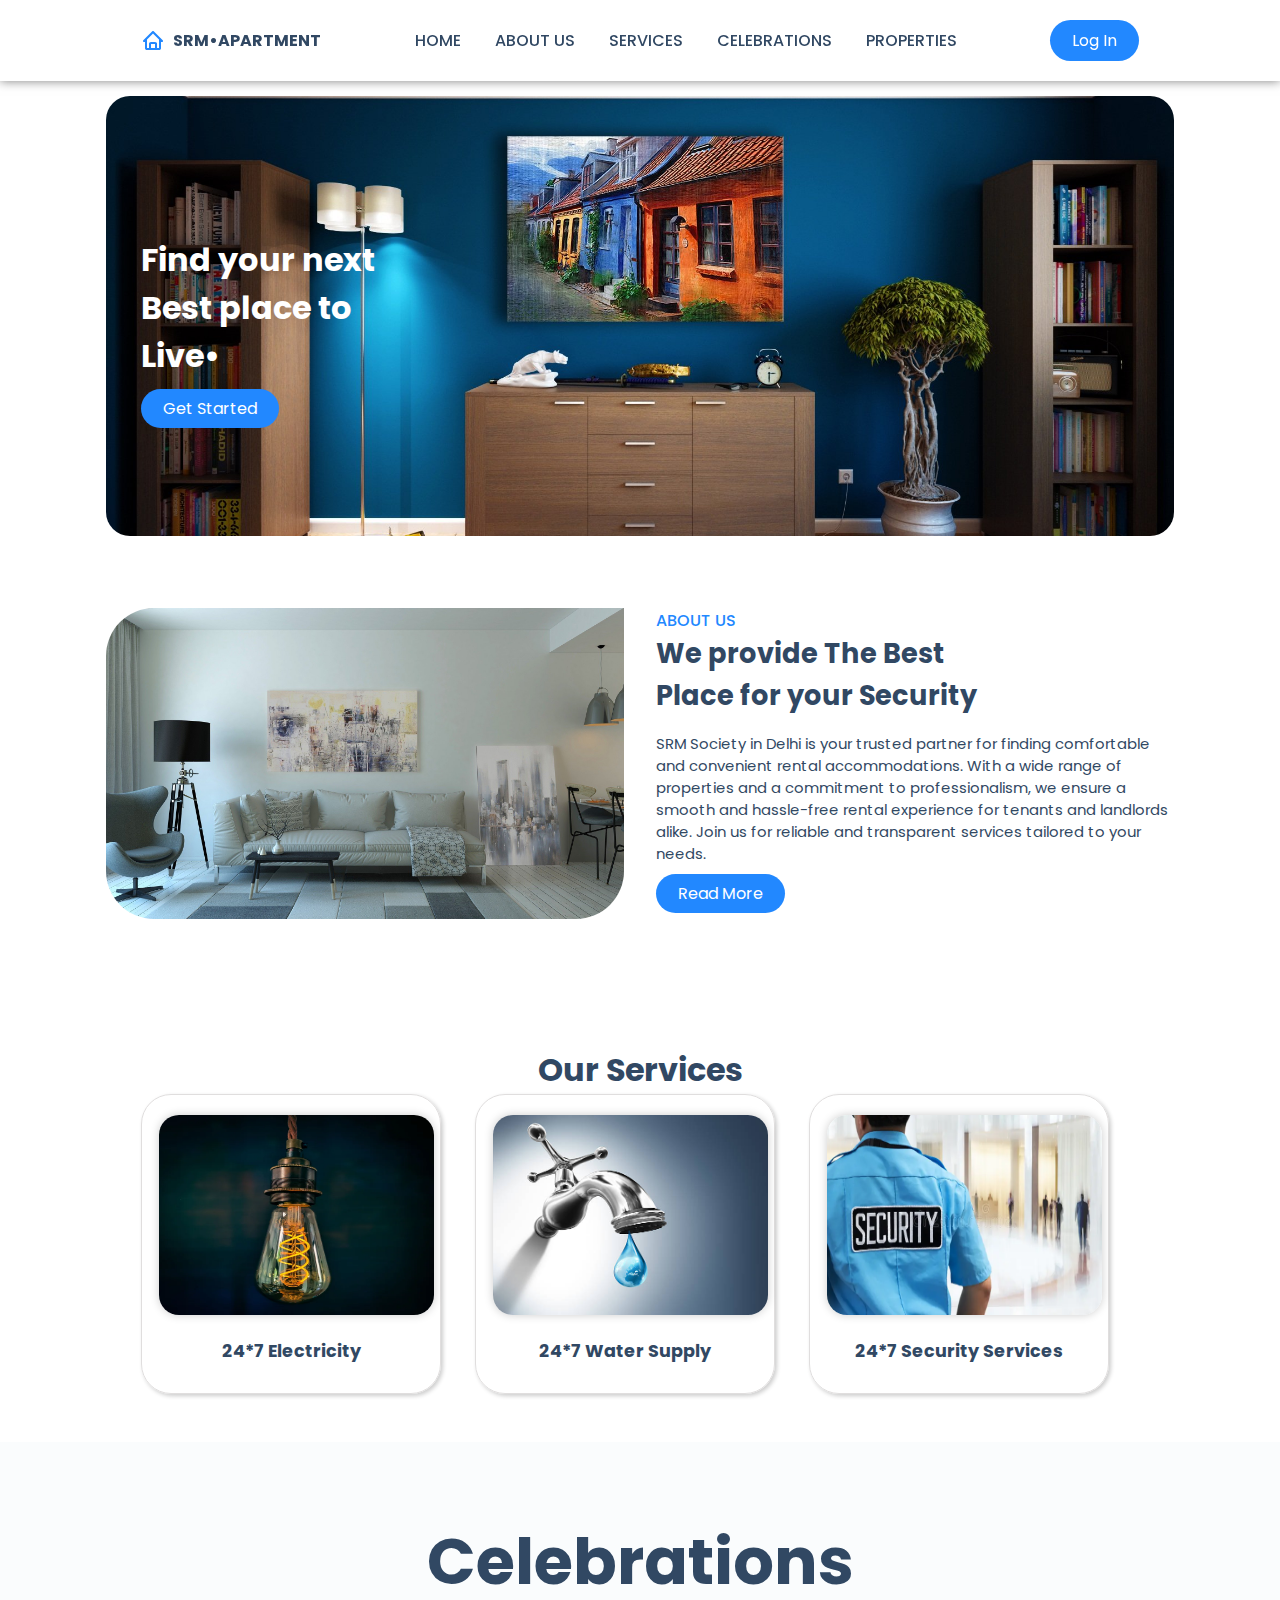
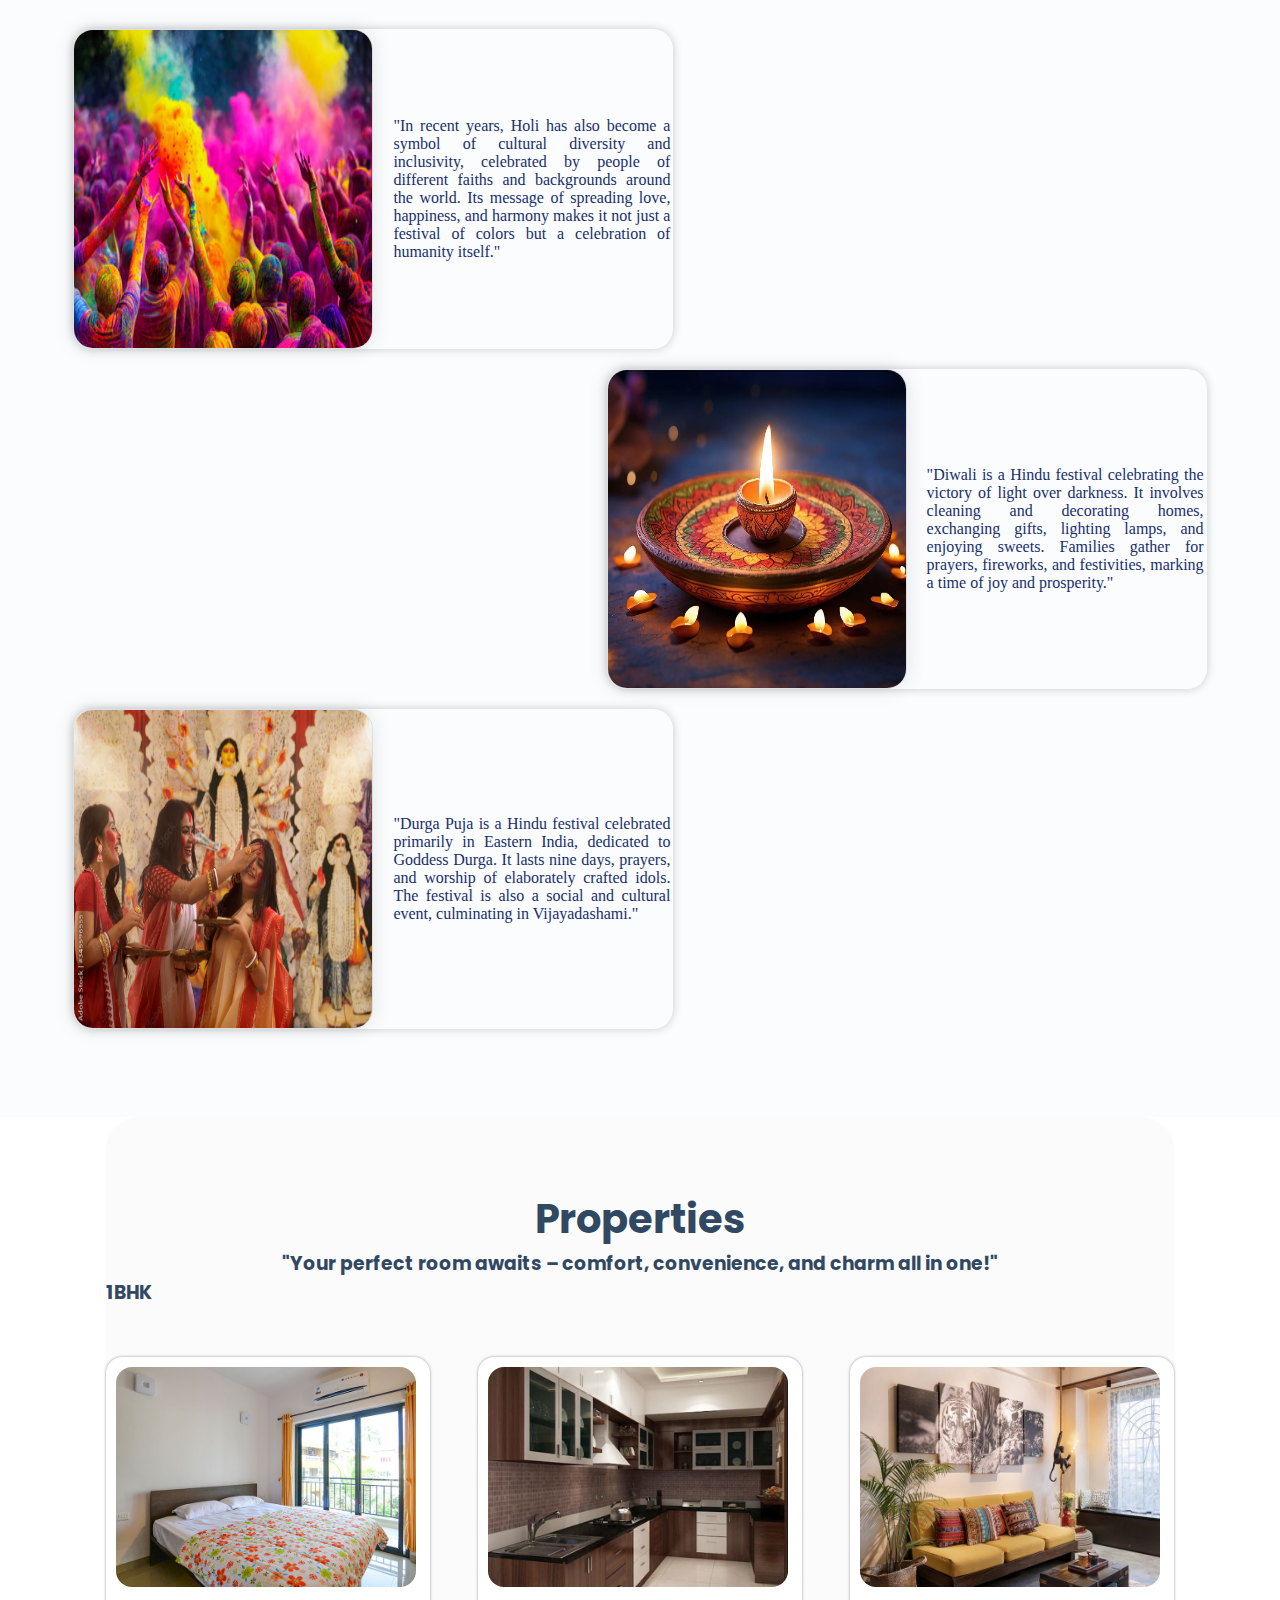
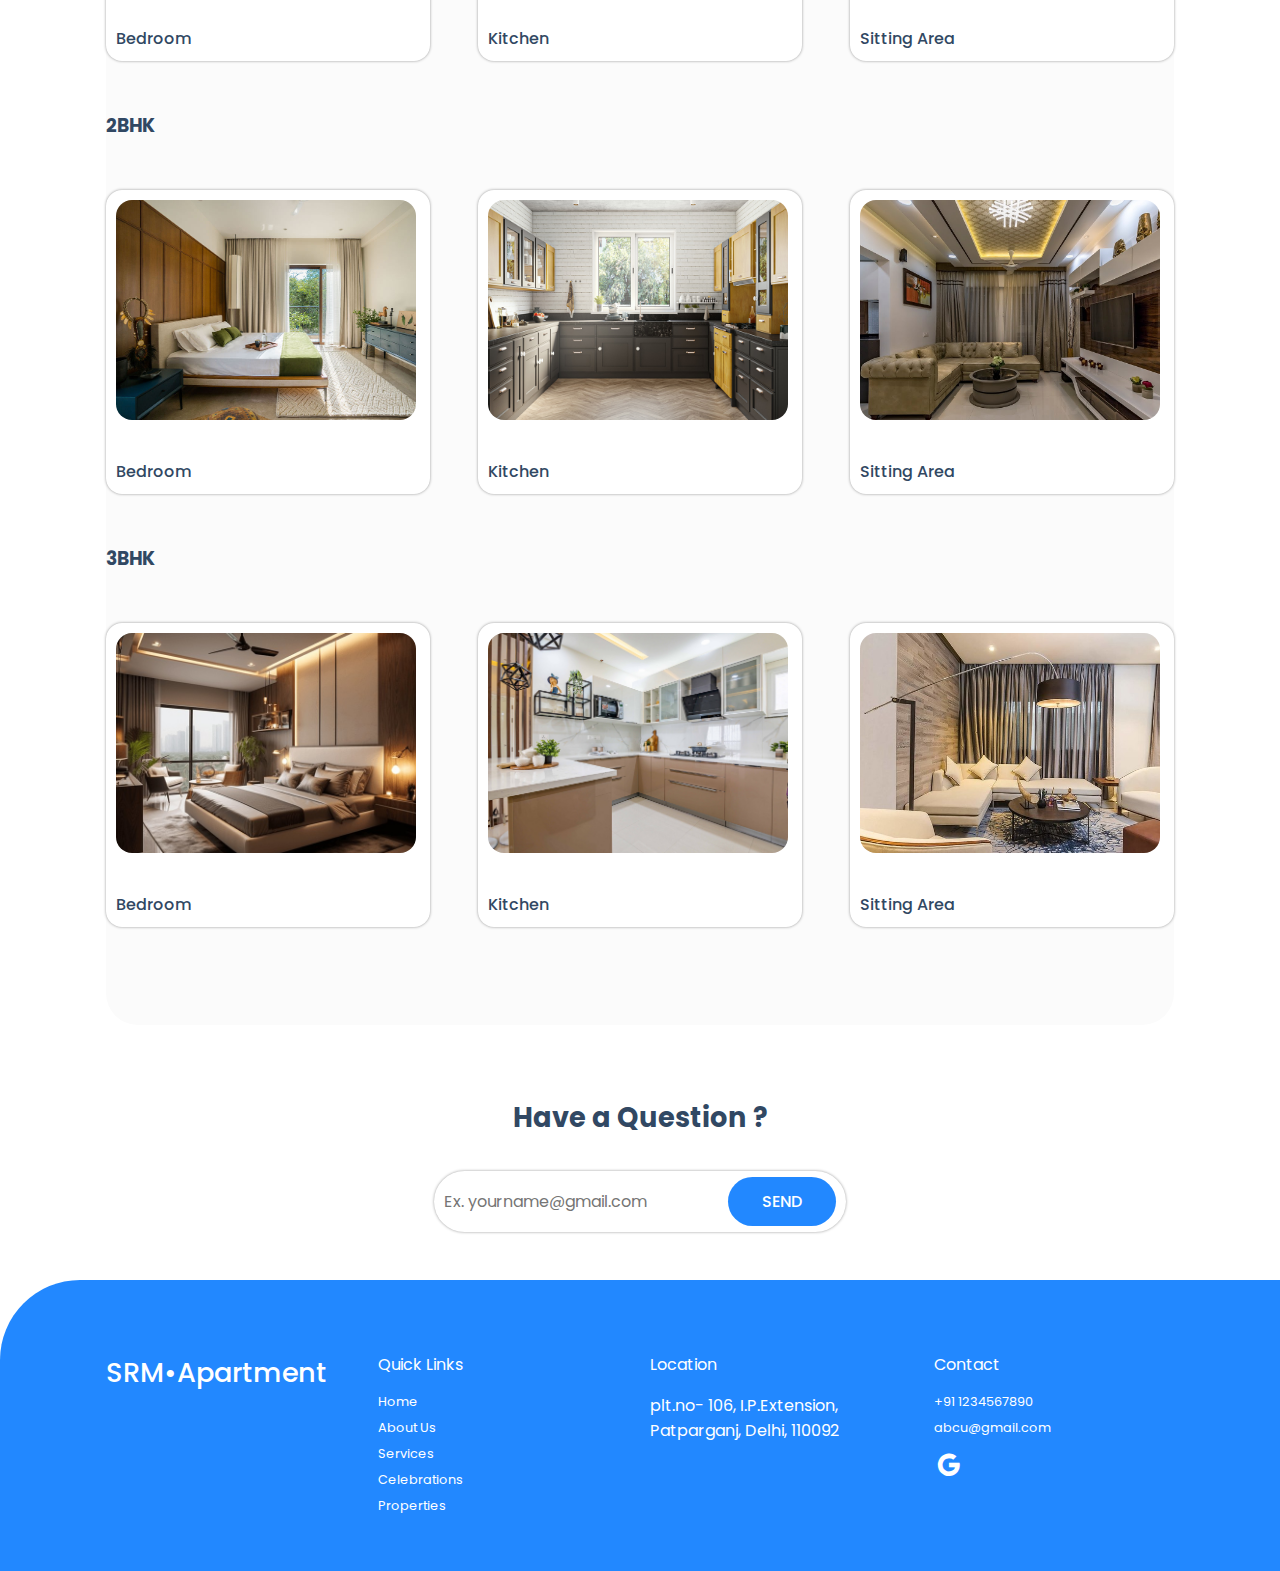
<file: index.html>
<!DOCTYPE html>
<html lang="en">
  <head>
    <meta charset="UTF-8" />
    <meta http-equiv="X-UA-Compatible" content="IE=edge" />
    <meta name="viewport" content="width=device-width, initial-scale=1.0" />
    <title>SRM socity</title>
    <!-- Custom CSS -->
    <link rel="stylesheet" href="style.css" />
    <!-- Icons -->
    <link
      rel="stylesheet"
      href="https://cdn.jsdelivr.net/npm/boxicons@latest/css/boxicons.min.css"
    />
  </head>
  <body>
    <!-- NAVIGATION BAR -->
    <header>
      <div class="nav container">
        <a href="index.html" class="logo"><i class="bx bx-home"></i>SRM&bull;Apartment</a>
        <input type="checkbox" name="" id="menu" />
        <label for="menu" class="bx bx-menu" id="menu-icon"></label>
        <ul class="navbar">
          <li><a href="#home">Home</a></li>
          <li><a href="#about">About Us</a></li>
          <li><a href="#services">Services</a></li>
          <li><a href="#Celibrations">Celebrations</a></li>
          <li><a href="#prop">Properties</a></li>
        </ul>
        <a href="login.html" class="btn">Log In</a>
      </div>
    </header>

    <!-- HOME SECTION -->
    <section class="home container" id="home">
      <div class="home-text">
        <h1>Find your next<br />Best place to<br />Live&bull;</h1>
        <a href="register.html" class="btn">Get Started</a>
      </div>
    </section>

    <!-- ABOUT SECTION -->
    <section class="about container" id="about">
      <div class="about-img">
        <img src="home.jpg" alt="" />
      </div>
      <div class="about-text">
        <span>About Us</span>
        <h2>We provide The Best <br />Place for your Security</h2>
        <p>
          SRM Society in Delhi is your trusted partner
           for finding comfortable and convenient rental accommodations.
            With a wide range of properties and a commitment to professionalism,
             we ensure a smooth and hassle-free rental experience for tenants 
             and landlords alike. Join us for reliable and transparent services 
             tailored to your needs.
        </p>
        <a href="" class="btn">Read More</a>
      </div>
    </section>

      <!-- Service boxes here -->
      <section class="service container" id="services">
        <div class="main">
        <h1 class="section-heading">Our Services</h1>
        <div class="box1">
            <div class="box">
                <img src="balb1.jpg" alt="Service Image 1">
                <div class="content">
                    <h3>24*7 Electricity</h3>
                </div>
            </div>
        </div>
    
        <div class="box1">
            <div class="box">
                <img src="water.jpg" alt="Water Image 1">
                <div class="content">
                    <h3>24*7 Water Supply</h3>
                    
                </div>
            </div>
        </div>
        <div class="box1">
            <div class="box">
                <img src="security.jpg" alt="Service Image 1">
                <div class="content">
                    <h3>24*7 Security Services</h3>
                    
                </div>
            </div>
        </div>
        </div>
    </section>


    <!-- Our celebrations boxes here -->
  </section>
  <section id="Celibrations">
    <h1 class="exp1">
        <span>
            <h1>Celebrations</h1>
        </span>
    </h1>
    <div class="ead">
        <div class="ead1">
            <img src="holi.jpg" alt="holi">
            <div class="image-caption">
                <p>"In recent years, Holi has also become a symbol of cultural
                  diversity and inclusivity, celebrated by people of different 
                  faiths and backgrounds around the world. Its message of spreading love,
                   happiness, and harmony makes it not just a festival of colors but a celebration 
                   of humanity itself."</p>
            </div>
        </div>
        <div class="ead1">
          <img src="diya.jpg" alt="holi">
          <div class="image-caption">
              <p>"Diwali is a Hindu festival celebrating the victory of light over darkness. 
                It involves cleaning and decorating homes, exchanging gifts, lighting lamps,
                and enjoying sweets. Families gather for prayers, fireworks, and festivities,
                 marking a time of joy and prosperity."</p>
          </div>
        </div>
        <div class="ead1">
          <img src="durga.jpg" alt="holi">
          <div class="image-caption">
              <p>"Durga Puja is a Hindu festival celebrated primarily in Eastern India, 
                dedicated to Goddess Durga. It lasts nine days, prayers, 
                and worship of elaborately crafted idols. The festival is also a social and cultural event,
                 culminating in Vijayadashami."</p>
          </div>
        </div>
    </div>
</section>

    


    


    <!-- PROPERTIES SECTION -->
    <section class="prop container" id="prop">
      <div class="heading">
        <h1>Properties</h1>
        <h3>
          "Your perfect room awaits – comfort, convenience, and charm all in one!"
        </h3>
      </div>
      <div class="one">
        <h3>1BHK</h3>
      <div class="prop-cont container">
        <div class="box">
          <img src="one-bhk-bedroom.jpg" alt="" />
          <div class="content">
            <div class="text">
              <h3>Bedroom</h3>
            </div>
          </div>
        </div>

        <div class="box">
          <img src="one-kitchen.jpg" alt="" />

          <div class="content">
            <div class="text">
              <h3>Kitchen</h3>
            </div>
          </div>
        </div>

        <div class="box">
          <img src="one-dining.jpg" alt="" />
          <div class="content">
            <div class="text">
              <h3>Sitting Area</h3>
            </div>
          </div>
        </div>
      </div>
      </div>
      <div class="one">
        <h3>2BHK</h3>
      <div class="prop-cont container">
        <div class="box">
          <img src="threeroom.jpg" alt="" />
          <div class="content">
            <div class="text">
              <h3>Bedroom</h3>
            </div>
          </div>
        </div>

        <div class="box">
          <img src="3kitchen.jpg" alt="" />

          <div class="content">
            <div class="text">
              <h3>Kitchen</h3>
            </div>
          </div>
        </div>

        <div class="box">
          <img src="twisit.jpg" alt="" />
          <div class="content">
            <div class="text">
              <h3>Sitting Area</h3>
            </div>
          </div>
        </div>
      </div>
      </div>
      <div class="one">
        <h3>3BHK</h3>
      <div class="prop-cont container">
        <div class="box">
          <img src="two-bedroom.jpg" alt="" />
          <div class="content">
            <div class="text">
              <h3>Bedroom</h3>
            </div>
          </div>
        </div>

        <div class="box">
          <img src="two-kitchen.jpg" alt="" />

          <div class="content">
            <div class="text">
              <h3>Kitchen</h3>
            </div>
          </div>
        </div>

        <div class="box">
          <img src="threesit.jpg" alt="" />
          <div class="content">
            <div class="text">
              <h3>Sitting Area</h3>
            </div>
          </div>
        </div>
      </div>
      </div>
    </section>

    <!-- NEWSLETTER SECTION -->
    <section class="newsletter container">
      <h2>Have a Question ?</h2>
      <form action="">
        <input
          type="email"
          name=""
          id="email-box"
          placeholder="Ex. yourname@gmail.com"
          required
        />
        <input type="submit" value="Send" class="btn" />
      </form>
    </section>

    <!-- FOOTER SECTION -->
    <section class="footer">
      <div class="foot-cont container">
        <h2>SRM&bull;Apartment</h2>
        <div class="footer-box">
          <h3>Quick Links</h3>
        <a href="#home">Home</a>
        <a href="#about">About Us</a>
        <a href="#services">Services</a>
        <a href="#Celibrations">Celebrations</a>
        <a href="#prop">Properties</a>
        </div>




<div class="footer-box">
          <h3>Location</h3>
          <p> plt.no- 106, I.P.Extension, Patparganj, Delhi, 110092</p>
        </div>

        <div class="footer-box">
          <h3>Contact</h3>
          <a href="#">+91 1234567890</a>
          <a href="#">abcu@gmail.com</a>
          <div class="social">
            <a href="https://www.google.com/maps/place/SRM+Apartment/@28.6319422,77.3082623,15.02z/data=!4m15!1m8!3m7!1s0x390ce4b54a3c737b:0xcbb817c0b91aec96!2sSRM+Apartment!8m2!3d28.6319422!4d77.3081819!10e1!16s%2Fg%2F1tfbr80j!3m5!1s0x390ce4b54a3c737b:0xcbb817c0b91aec96!8m2!3d28.6319422!4d77.3081819!16s%2Fg%2F1tfbr80j?entry=ttu"><i class="bx bxl-google"></i></a>
          </div>
        </div>
      </div>
    </section>
  </body>
</html>
</file>
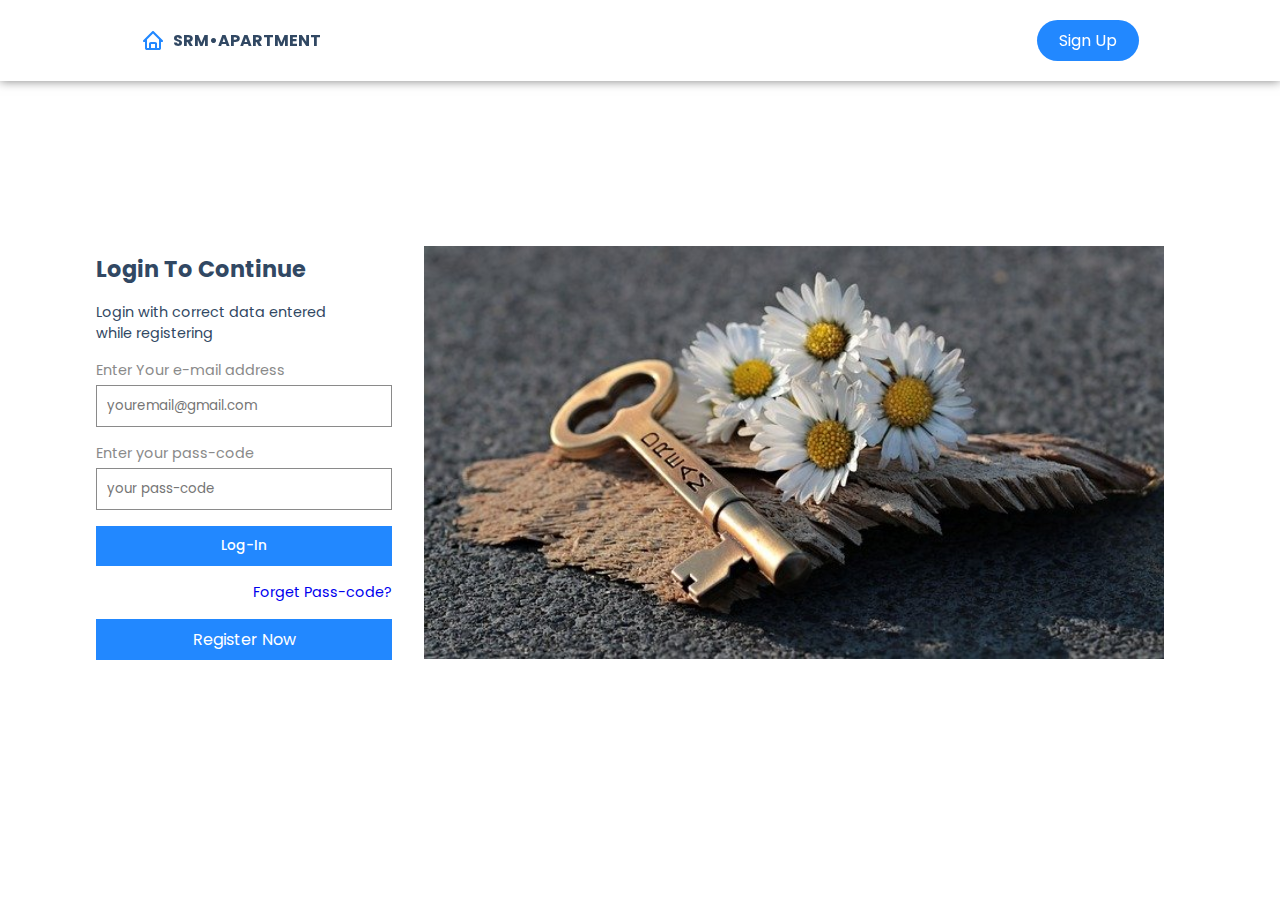
<file: login.html>
<!DOCTYPE html>
<html lang="en">
  <head>
    <meta charset="UTF-8" />
    <meta http-equiv="X-UA-Compatible" content="IE=edge" />
    <meta name="viewport" content="width=device-width, initial-scale=1.0" />
    <title>Login - Srm Apartment</title>
    <!-- Custom CSS -->
    <link rel="stylesheet" href="style.css" />
    <!-- Icons -->
    <link
      rel="stylesheet"
      href="https://cdn.jsdelivr.net/npm/boxicons@latest/css/boxicons.min.css"
    />
  </head>
  <body>
    <!-- NAVIGATION BAR -->
    <header>
      <div class="nav container">
        <a href="index.html" class="logo"
          ><i class="bx bx-home"></i>SRM&bull;Apartment</a
        >
        <a href="register.html" class="btn">Sign Up</a>
      </div>
    </header>

    <!-- LOG-IN SECTION -->
    <div class="login container">
      <div class="log-cont">
        <h2>Login To Continue</h2>
        <p>
          Login with correct data entered <br />
          while registering
        </p>
        <form action="index.html">
          <span>Enter Your e-mail address</span>
          <input
            type="email"
            name=""
            id=""
            placeholder="youremail@gmail.com"
            required
          />
          <span>Enter your pass-code</span>
          <input
            type="password"
            name=""
            id=""
            placeholder="your pass-code"
            required
          />
          <input type="submit" value="Log-In" class="button" />
          <a href="#">Forget Pass-code?</a>
        </form>
        <a href="register.html" class="btn">Register Now</a>
      </div>
      <div class="login-image">
        <img src="login3.jpg" alt="" />
      </div>
    </div>

    <!-- FOOTER SECTION -->
    <!-- <section class="footer">
      <div class="foot-cont container">
        <h2>H&bull;RENTAL</h2>
        <div class="footer-box">
          <h3>Quick Links</h3>
          <a href="index.html#home">Home</a>
          <a href="index.html#about">About Us</a>
          <a href="index.html#sales">Sales</a>
          <a href="index.html#prop">Properties</a>
        </div>

        <div class="footer-box">
          <h3>Location</h3>
          <a href="#">Goma</a>
          <a href="#">Bukavu</a>
          <a href="#">Bunia</a>
          <a href="#">Kisangani</a>
        </div>

        <div class="footer-box">
          <h3>Contact</h3>
          <a href="#">+243 992 984 499</a>
          <a href="#">chrissiku@gmail.com</a>
          <div class="social">
            <a href="#"><i class="bx bxl-facebook"></i></a>
            <a href="#"><i class="bx bxl-twitter"></i></a>
            <a href="#"><i class="bx bxl-instagram"></i></a>
          </div>
        </div>
      </div>
    </section> -->

    
  </body>
</html>
</file>
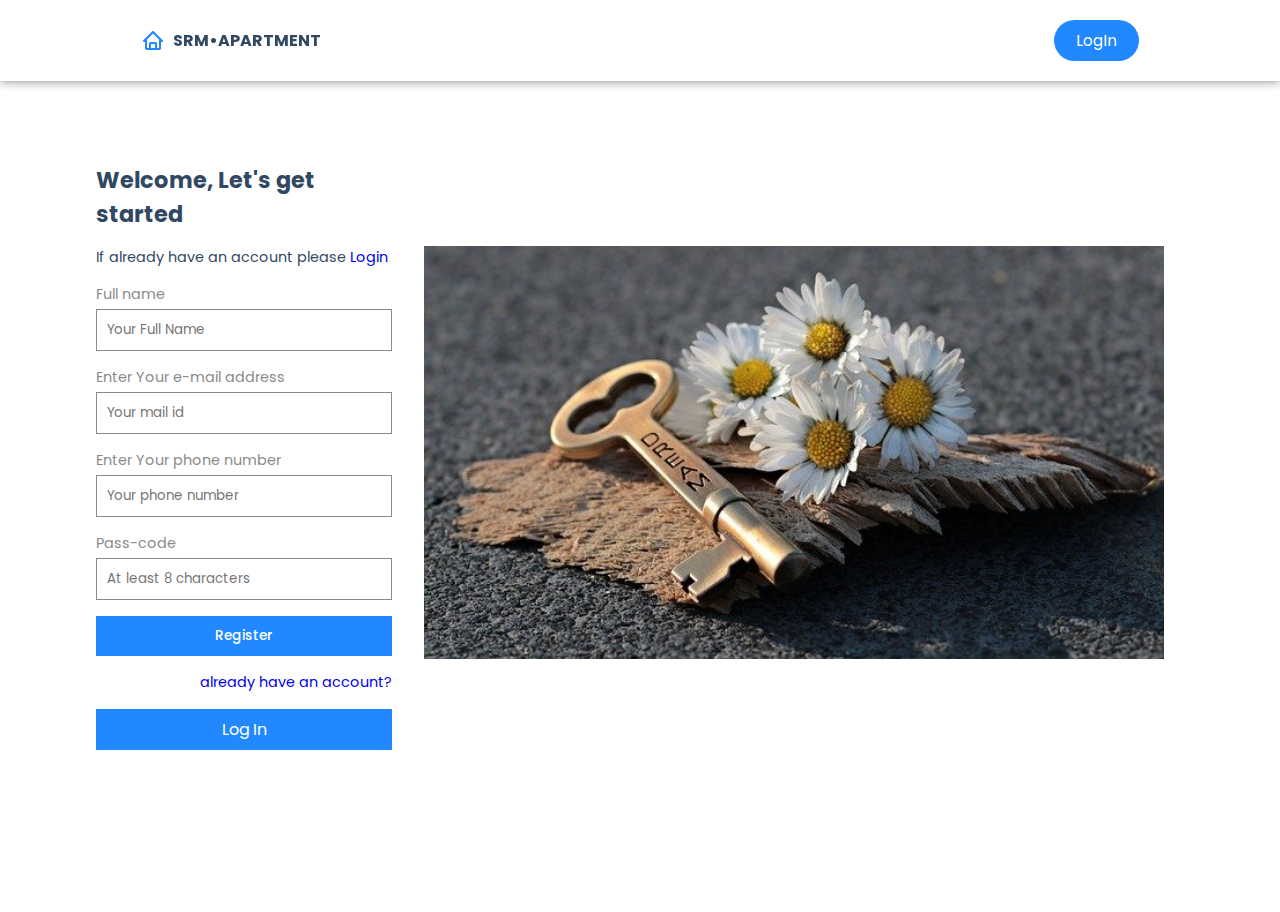
<file: register.html>
<!DOCTYPE html>
<html lang="en">
  <head>
    <meta charset="UTF-8" />
    <meta http-equiv="X-UA-Compatible" content="IE=edge" />
    <meta name="viewport" content="width=device-width, initial-scale=1.0" />
    <title>Registration</title>
    <!-- Custom CSS -->
    <link rel="stylesheet" href="style.css" />
    <!-- Icons -->
    <link
      rel="stylesheet"
      href="https://cdn.jsdelivr.net/npm/boxicons@latest/css/boxicons.min.css"
    />
  </head>
  <body>
    <!-- NAVIGATION BAR -->
    <header>
      <div class="nav container">
        <a href="index.html" class="logo"
          ><i class="bx bx-home"></i>srm&bull;Apartment</a
        >
        <a href="login.html" class="btn">LogIn</a>
      </div>
    </header>

    <!-- REGISTRATION SECTION -->
    <div class="login container">
      <div class="log-cont">
        <h2>Welcome, Let's get started</h2>
        <p>If already have an account please <a href="login.html">Login</a></p>
        <form action="index.html">
            
          <span>Full name</span>
          <input type="text" name="" id="" placeholder="Your Full Name" required/>

          <span>Enter Your e-mail address</span>
          <input type="email" name="" id="" placeholder="Your mail id" required/>

          <span>Enter Your phone number</span>
          <input type="tel" name="" id=""placeholder="Your phone number" required/>

          <span>Pass-code</span>
          <input type="password" name="" id=""  placeholder="At least 8 characters" required/>

          <!-- <span>Confirm Pass-code</span>
          <input type="password" name="" id=""  placeholder="Confirm Your pass-code" required/> -->

          <input type="submit" value="Register" class="button"/>

          <a href="login.html">already have an account?</a>
        </form>
        <a href="login.html" class="btn">Log In</a>
      </div>
      <div class="login-image">
        <img src="login3.jpg" alt="" />
      </div>
    </div>

    <!-- FOOTER SECTION -->
    <!-- <section class="footer">
      <div class="foot-cont container">
        <h2>H&bull;RENTAL</h2>
        <div class="footer-box">
          <h3>Quick Links</h3>
          <a href="index.html#home">Home</a>
          <a href="index.html#about">About Us</a>
          <a href="index.html#sales">Sales</a>
          <a href="index.html#prop">Properties</a>
        </div>

        <div class="footer-box">
          <h3>Location</h3>
          <a href="#">Goma</a>
          <a href="#">Bukavu</a>
          <a href="#">Bunia</a>
          <a href="#">Kisangani</a>
        </div>

        <div class="footer-box">
          <h3>Contact</h3>
          <a href="#">+243 992 984 499</a>
          <a href="#">chrissiku@gmail.com</a>
          <div class="social">
            <a href="#"><i class="bx bxl-facebook"></i></a>
            <a href="#"><i class="bx bxl-twitter"></i></a>
            <a href="#"><i class="bx bxl-instagram"></i></a>
          </div>
        </div>
      </div>
    </section> -->

    
  </body>
</html>
</file>
<file: style.css>
@import url("https://fonts.googleapis.com/css2?family=Poppins:wght@300;400;500;600&display=swap");

* {
  margin: 0;
  padding: 0;
  box-sizing: border-box;
  font-family: "Poppins", sans-serif;
  scroll-behavior: smooth;
  scroll-padding-top: 4rem;
  list-style: none;
  text-decoration: none;
}

:root {
  --primary-color: #2288ff;
  --second-color: #192f6a;
  --text-color: #314863;
  --back-color: #fff;
  --hover-color: #3492fd;
  --box-shadow: 0 0 3px rgba(0, 0, 0, 0.4);
}
img {
  width: 100%;
}
body {
  color: var(--text-color);
}

header {
  display: block;
  width: 100%;
  box-shadow: 0 0 10px rgba(0, 0, 0, 0.5);
  background: var(--back-color);
  position: fixed;
  top: 0;
  left: 0;
  z-index: 100;
}

section {
  padding: 4.5rem 0 3rem;
}

.container {
  max-width: 1068px;
  margin-left: auto;
  margin-right: auto;
}

/* Naviagtion bar */
.nav {
  display: flex;
  align-items: center;
  justify-content: space-between;
  padding: 20px 35px;
}
.logo {
  display: flex;
  align-items: center;
  column-gap: 0.5rem;
  font-size: 1rem;
  font-weight: 700;
  color: var(--text-color);
  text-transform: uppercase;
}
.logo .bx {
  font-size: 24px;
  color: var(--primary-color);
}
.navbar {
  display: flex;
}
.navbar a {
  padding: 8px 17px;
  color: var(--text-color);
  font-size: 1rem;
  text-transform: uppercase;
  font-weight: 500;
}
.navbar a:hover {
  color: var(--primary-color);
}
#menu {
  display: none;
}
#menu-icon {
  font-size: 24px;
  cursor: pointer;
  display: none;
}
.btn {
  padding: 8px 22px;
  background: var(--primary-color);
  color: var(--back-color);
  border-radius: 5rem;
}
.btn:hover {
  background: var(--second-color);
}

/* Home section */
.home {
  margin-top: 6rem;
  background: url(home3.jpg);
  background-repeat: no-repeat;
  background-size: cover;
  background-position: center;
  height: 440px;
  border-radius: 1.5rem;
  display: flex;
  align-items: center;
}
.home-text {
  padding-left: 35px;
}
.home-text h1 {
  color: var(--back-color);
  /* color: rgba(255, 255, 255, 0.788); */
  font-size: 2rem;
  margin-bottom: 1rem;
}

.about {
  display: grid;
  grid-template-columns: repeat(auto-fit, minmax(18rem, auto));
  gap: 2rem;
}

.about-img img {
  border-radius: 3rem 0 3rem 3rem;
}

.about-text span {
  font-size: 1rem;
  text-transform: uppercase;
  font-weight: 500;
  color: var(--primary-color);
}

.about-text h2 {
  font-size: 1.7rem;
}

.about-text p {
  font-size: 0.93rem;
  margin: 1rem 0 1rem;
}

/* Update CSS Styles */
.service {
  display: grid;
  grid-template-columns: repeat(auto-fit, minmax(240px, 1fr));
  gap: 2.4rem;
  padding: 4.5rem 0 3rem;
}
.main{
  display: block;
  text-align: center;
}
.main h1{
  font-size: xx-large;
}

/*.service .box {
  padding: 20px;
  background: var(--back-color);
  box-shadow: var(--box-shadow);
  text-align: center;
  border-radius: 2rem;
}*/

/*.service .box:hover {
  background: var(--second-color);
  color: var(--back-color);
  transition: 0.3s all linear;
}*/
.box1 {
  display: inline-block; /* Set display to inline-block */
  width: 300px; /* Set the width */
  height: 300px; /* Set the height */
  border: 1px solid #e0dede; /* Set the border */
  box-shadow: 2px 2px 4px rgba(0, 0, 0, 0.2); /* Set the shadow */
  border-radius: 30px; /* Add border radius */
  margin-right: 30px; /* Add margin between boxes */
}



.service .box .bx {
  padding: 10px;
  border-radius: 50%;
  background: #f6f6f6;
  color: var(--primary-color);
  font-size: 20px;
}

.service .box h3 {
  font-size: 1.1rem;
  margin: 1rem 0 0.4rem;
  text-align: center;
}

.service .box p {
  font-size: 0.93rem;

}
.service .box img {
  border-radius: 20px; /* Adjust the value as needed */
  box-shadow: 0 0 10px rgba(0, 0, 0, 0.2); 
  height: 200px;
  width: 275px;
  margin-top: 20px;
  margin-left: 10px;
}


/* Add Images */
.service .box:nth-child(1) {
  background-size: cover; /* Adjust as needed */
  background-position: center; /* Adjust as needed */
  border-radius: 10px; /* Adjust the value as needed */
}
















#Celibrations {
  text-align: center;
  background-color: rgba(214, 229, 237, 0.126);
}

.ead {
  padding: 20px;
  display: flex;
  flex-wrap: wrap;
  justify-content: center;
}

.ead1 {
  width: calc(50% - 20px);
  margin-bottom: 20px;
  display: flex;
  align-items: center;
  box-shadow: 0 0 10px rgba(0, 0, 0, 0.2);
  border-radius: 20px;
}

.ead1 img {
  width: 300px; /* Adjusted width */
  height: 320px; /* Adjusted height */
  border-radius: 20px;
  border: 1px solid rgb(222, 221, 221);
  box-shadow: 0 0 20px rgba(0, 0, 0, 0.1); 
}

.image-caption {
  margin-left: 20px; /* Adjust the margin as needed */
  text-align: justify;
}
.image-caption p{
  font-family: cursive;
  font-weight:lighter;
  margin-right: 3px;
  color: #192f6a;
}



/* Media query for screens larger than 768px (typical tablets and desktops) */
@media screen and (min-width: 768px) {
  .ead1 {
      width: calc(50% - 20px); /* Two items per row */
  }

  .ead1:nth-child(even) {
      margin-left: 43%; /* Set the margin for even-indexed items */
  }

  .ead1:nth-child(odd) {
      margin-right: 43%; /* Set the margin for odd-indexed items */
  }
}

















.heading {
  text-align: center;
}

.heading span {
  font-weight: 500;
  color: var(--primary-color);
}

.heading h1 {
  font-size: 2.5rem;
}
.heading p {
  font-size: 00.93rem;
}

.prop {
  background: #fbfbfb;
  border-radius: 2rem;
}

.prop-cont {
  display: grid;
  grid-template-columns: repeat(auto-fit, minmax(240px, auto));
  gap: 3rem;
  padding: 50px 0;
}

.prop-cont .box {
  background: var(--back-color);
  padding: 10px;
  border-radius: 1rem;
  box-shadow: var(--box-shadow);
}
.prop-cont .box:hover {
  transform: translateY(-10px);
  transition: 0.5s;
}
.prop-cont .box img {
  border-radius: 1rem;
  height: 220px;
  object-fit: cover;
  object-position: center;
}
.prop-cont .box h3 {
  font-size: 1rem;
  font-weight: 600;
  float: right;
}
.prop-cont .box .content {
  display: flex;
  justify-content: space-between;
  margin-top: 2rem;
}
.prop-cont .box .content .text h3 {
  font-weight: 500;
}
.prop-cont .box .content .text p {
  font-size: 0.8rem;
}
.prop-cont .box .content .icon {
  display: flex;
  align-items: center;
  column-gap: 1rem;
}

.prop-cont .box .content .icon .bx {
  display: flex;
  align-items: center;
  font-size: 20px;
}
.prop-cont .box .content .icon span {
  font-size: 12px;
  font-weight: 500;
  margin-left: 4px;
}
.one img{
width: 300px;
}










.newsletter {
  display: flex;
  flex-direction: column;
  align-items: center;
  row-gap: 2rem;
  justify-content: center;
  text-align: center;
}

.newsletter h2 {
  font-size: 1.7rem;
}

.newsletter form {
  background: var(--back-color);
  box-shadow: var(--box-shadow);
  padding: 6px 10px;
  border-radius: 5rem;
}

.newsletter form input {
  border: none;
  outline: none;
  font-size: 1rem;
  padding-right: 10px;
}

.newsletter #email-box {
  width: 280px;
}

.newsletter .btn {
  padding: 12px 34px;
  font-weight: 500;
  text-transform: uppercase;
}

.footer {
  background: var(--primary-color);
  color: var(--back-color);
  border-radius: 5rem 0 0 0;
}

.foot-cont {
  display: grid;
  grid-template-columns: repeat(auto-fit, minmax(240px, auto));
  gap: 2rem;
}

.foot-cont h2 {
  font-size: 1.7rem;
  font-weight: 500;
}

.footer-box {
  display: flex;
  flex-direction: column;
}

.footer-box h3 {
  margin-bottom: 1rem;
  font-size: 1rem;
  font-weight: 400;
}

.footer-box a {
  font-size: 0.8rem;
  color: var(--back-color);
  font-weight: 400;
  margin-bottom: 0.5rem;
}
.footer-box a:hover {
  color: orange;
}

.social a {
  font-size: 30px;
  margin-right: 1rem;
}

.social a:hover {
  color: var(--second-color);
}
.copy {
  padding: 20px;
  text-align: center;
  color: var(--back-color);
  background: var(--primary-color);
}

.login {
  display: grid;
  grid-template-columns: 0.4fr 1fr;
  align-items: center;
  min-height: 80vh;
  margin: 6rem;
  gap: 2rem;
}

.log-cont {
  display: grid;
  flex-direction: column;
  row-gap: 1rem;
}
.log-cont h2 {
  font-size: 1.4rem;
}
.log-cont p {
  font-size: 0.9rem;
}
.log-cont form {
  display: flex;
  flex-direction: column;
}
.log-cont form span {
  font-size: 0.9rem;
  color: #8a8a8a;
  margin-bottom: 4px;
}
.log-cont form input {
  border: 1px solid #8a8a8a;
  outline: none;
  padding: 10px;
  margin-bottom: 1rem;
  background: var(--back-color);
}

.log-cont form .button {
  outline: none;
  border: none;
  background: var(--primary-color);
  color: var(--back-color);
  font-size: 0.85rem;
  font-weight: 500;
}
.log-cont form .button:hover {
  background: var(--second-color);
}

.log-cont form a {
  font-size: 0.9rem;
  text-align: right;
}

.log-cont .btn {
  border-radius: 0;
  text-align: center;
}

/* Media Queries */
@media screen and (max-width: 768px) {
  .celebrations-section {
    padding: 20px; /* Adjust spacing as needed */
  }

@media (max-width: 1080px) {
  .container {
    margin-left: 1rem;
    margin-right: 1rem;
  }
}

@media (max-width: 880px) {
  section {
    padding: 4rem 0 3rem;
  }

  .prop-cont {
    grid-template-columns: repeat(auto-fit, minmax(200px, auto));
    gap: 1rem;
    padding: 0 10px;
  }

  .foot-cont {
    grid-template-columns: repeat(auto-fit, minmax(200px, auto));
    gap: 1rem;
  }

  .login {
    grid-template-columns: 0.6fr 1fr;
  }
}

@media (max-width: 768px) {
  .nav {
    padding: 10px 0;
  }
  #menu-icon {
    display: initial;
  }
  .navbar {
    position: absolute;
    top: 100%;
    right: 0;
    left: 0;
    display: flex;
    flex-direction: column;
    background: var(--second-color);
    text-align: center;
    clip-path: circle(0% at 100% 1%);
    transition: 0.6s;
  }
  .navbar a {
    display: block;
    margin: 1rem;
    padding: 20px;
    color: var(--back-color);
  }
  .navbar a:hover {
    background: var(--primary-color);
    transition: 0.2s;
  }
  #menu:checked ~ .navbar {
    clip-path: circle(144% at 100% 1%);
  }
  .about-text span {
    font-size: 0.9rem;
  }

  .about-text h2,
  .heading h2,
  .newsletter h2 {
      font-size: 1.4rem;
  }
}

@media (max-width: 638px){
    .about-text{
        text-align: center;
    }
    .about-img{
        order: 2;
    }
    .login{
        grid-template-columns: 0.8fr 1fr;
    }
    .login{
        margin-top: 3rem;
    }
}

@media (max-width: 572px){
    .login-image{
        display: none;
    }
    .login{
        justify-content: center;
        grid-template-columns: 1fr;
    }
}

@media (max-width: 442px){
  .home-text{
      padding-left: 14px;
  }
}
  .home-text h1{
      font-size: 1.7rem;
  }

  .about-text h2, .heading h2, .newsletter h2{
      font-size: 1.2rem;
  }
  .prop-cont{
      padding: 0;
  }

  .newsletter #email-box{
      width: 100px;
  }
  .footer{
      border-radius: 3rem 0 0 0;
      text-align: center;
  }
}
@media screen and (max-width: 768px) {
  .ead1 {
    width: 90%;
    margin: 20px auto; /* Adjust margin for the container */
    display: flex;
    flex-direction: column;
    align-items: center;
    text-align: justify;
  }

  .ead1 img {
    max-width: 100%;
    height: auto;
    border-radius: 10px;
    margin-bottom: 10px; /* Add margin to separate image from text */
  }

  .image-caption {
    padding: 0 20px;
    margin-top: 10px; /* Add margin to separate text from image */
    text-align: justify; /* Justify-align text */
  }
}
</file>
